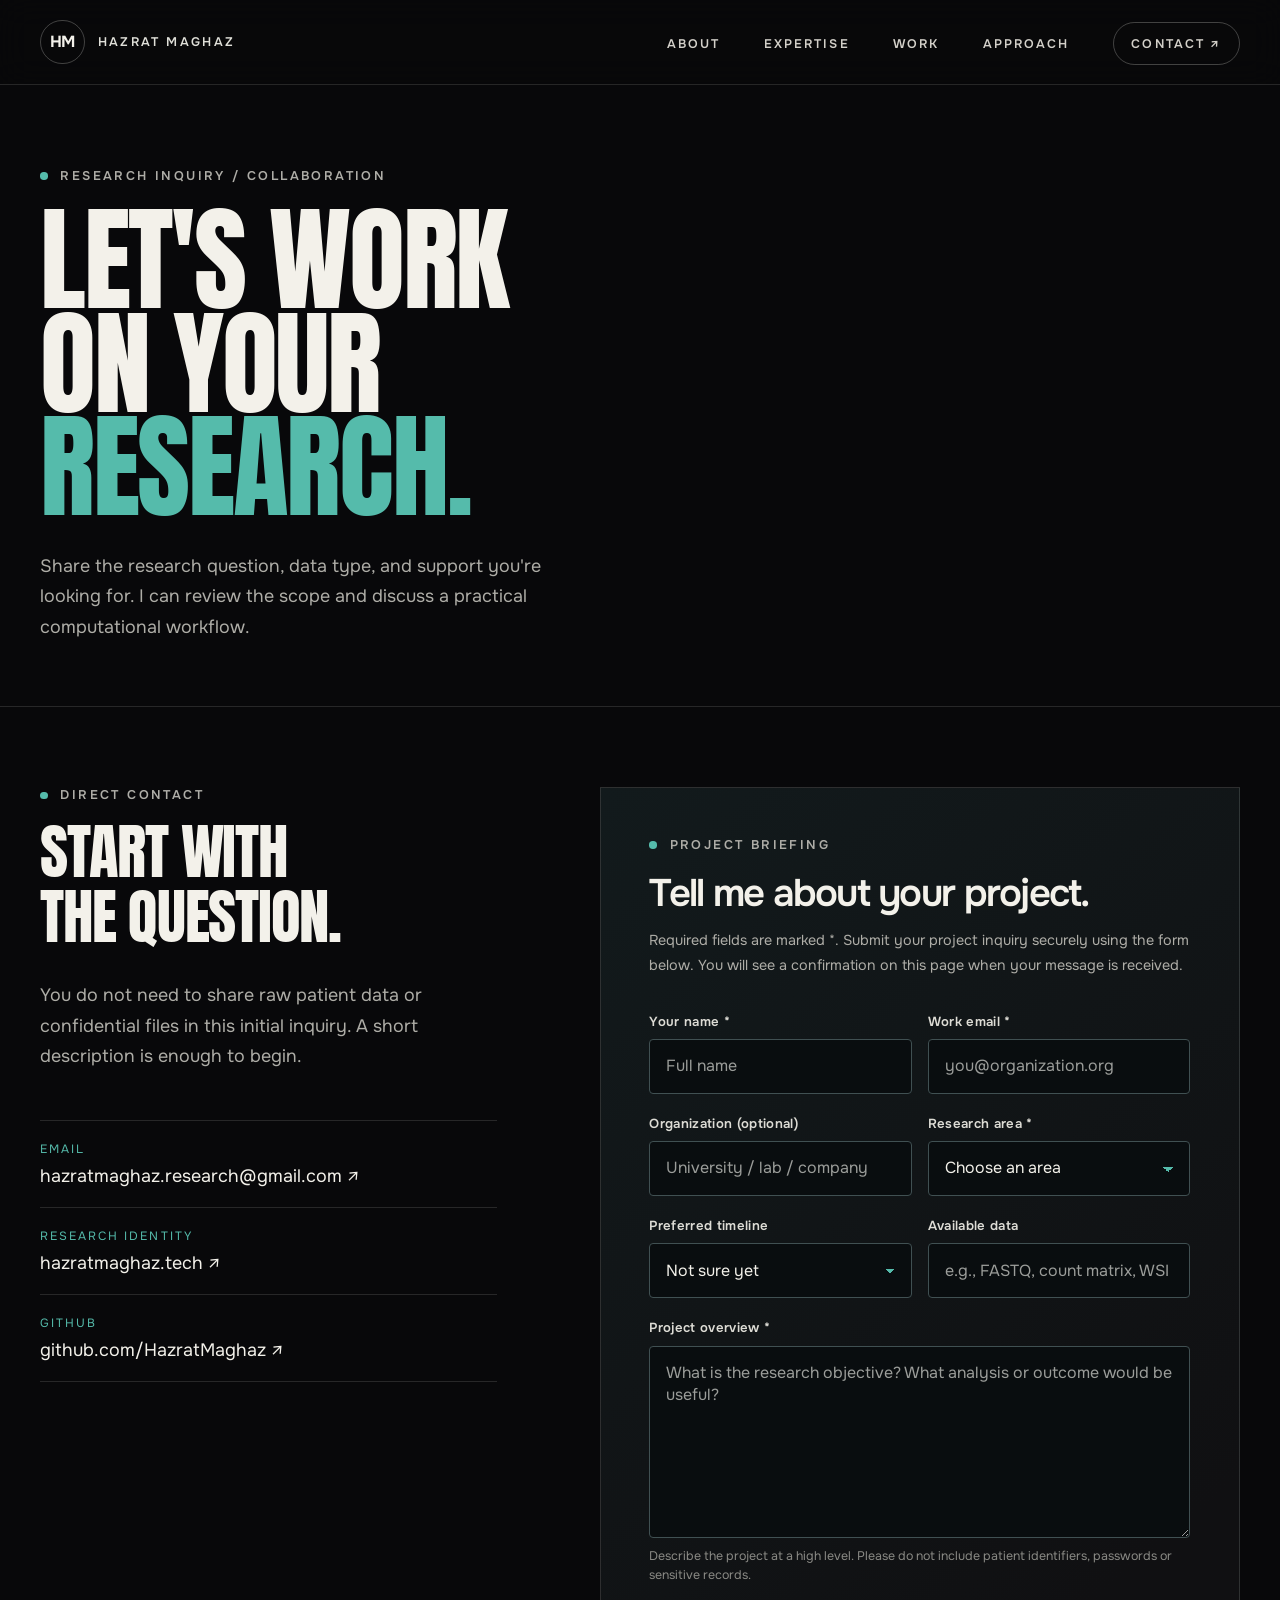
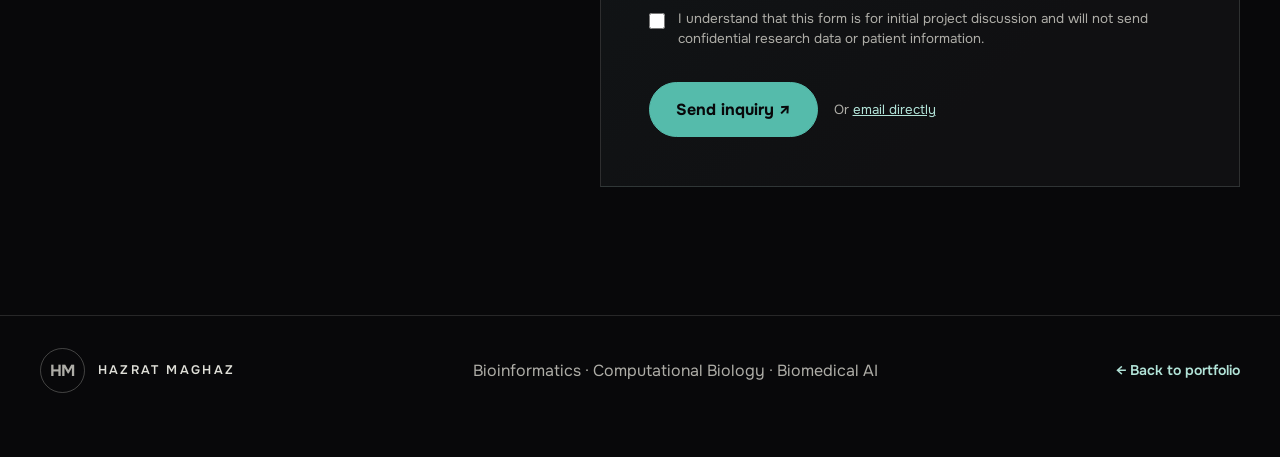
<file: contact.html>
<!doctype html>
<html lang="en">
<head>
  <meta charset="utf-8">
  <meta name="viewport" content="width=device-width,initial-scale=1,viewport-fit=cover">
  <meta name="theme-color" content="#08080a">
  <meta name="robots" content="noindex,nofollow">
  <meta name="description" content="Contact Hazrat Maghaz for bioinformatics consulting, genomics and transcriptomics analysis, biomedical AI and computational drug discovery collaborations.">
  <title>Contact — Hazrat Maghaz | Bioinformatics Consulting</title>
  <link rel="preconnect" href="https://fonts.googleapis.com">
  <link rel="preconnect" href="https://fonts.gstatic.com" crossorigin>
  <link href="https://fonts.googleapis.com/css2?family=Anton&family=Onest:wght@400;500;600;700&display=swap" rel="stylesheet">
  <link rel="stylesheet" href="site.css">
</head>
<body>
  <a href="#main" class="contact-back" style="position:absolute;left:-9999px;top:0" onfocus="this.style.left='1rem'" onblur="this.style.left='-9999px'">Skip to contact form</a>
  <header class="site-header scrolled" id="site-header">
    <nav class="nav container" aria-label="Primary navigation">
      <a class="brand" href="index.html" aria-label="Hazrat Maghaz consulting home"><span class="brand-monogram">HM</span><span class="brand-name">Hazrat Maghaz</span></a>
      <ul class="nav-list">
        <li><a href="index.html#story">About</a></li><li><a href="index.html#services">Expertise</a></li><li><a href="index.html#work">Work</a></li><li><a href="index.html#process">Approach</a></li><li><a class="nav-action" href="contact.html" aria-current="page">Contact ↗</a></li>
      </ul>
      <button class="menu-toggle" id="menu-toggle" type="button" aria-expanded="false" aria-controls="mobile-menu" aria-label="Open navigation menu"><span class="burger" aria-hidden="true"><span></span><span></span><span></span></span></button>
    </nav>
  </header>
  <nav class="mobile-nav" id="mobile-menu" aria-label="Mobile navigation" aria-hidden="true">
    <a href="index.html">Home</a><a href="index.html#services">Expertise</a><a href="index.html#work">Work</a><a href="index.html#process">Approach</a><a href="contact.html" aria-current="page">Contact</a>
  </nav>
  <main id="main" class="contact-main container">
    <section class="contact-intro">
      <span class="eyebrow">Research inquiry / collaboration</span>
      <h1 class="display contact-title">LET'S WORK<br>ON YOUR<br><span class="accent">RESEARCH.</span></h1>
      <p class="contact-summary">Share the research question, data type, and support you're looking for. I can review the scope and discuss a practical computational workflow.</p>
    </section>
    <div class="contact-layout">
      <section aria-labelledby="contact-details-title">
        <span class="eyebrow">Direct contact</span>
        <h2 id="contact-details-title" class="display" style="font-size:clamp(2.3rem,4.8vw,5rem);line-height:1.05;margin-top:1rem">START WITH<br>THE QUESTION.</h2>
        <p class="contact-summary">You do not need to share raw patient data or confidential files in this initial inquiry. A short description is enough to begin.</p>
        <dl class="contact-info">
          <div class="contact-info-item"><dt>Email</dt><dd><a href="mailto:hazratmaghaz.research@gmail.com">hazratmaghaz.research@gmail.com ↗</a></dd></div>
          <div class="contact-info-item"><dt>Research identity</dt><dd><a href="https://hazratmaghaz.tech/" target="_blank" rel="noopener noreferrer">hazratmaghaz.tech ↗</a></dd></div>
          <div class="contact-info-item"><dt>GitHub</dt><dd><a href="https://github.com/HazratMaghaz" target="_blank" rel="noopener noreferrer">github.com/HazratMaghaz ↗</a></dd></div>
        </dl>
      </section>
      <section class="contact-form-panel" aria-labelledby="form-title">
        <span class="eyebrow">Project briefing</span>
        <h2 id="form-title" style="margin-top:1rem">Tell me about your project.</h2>
        <p class="form-note">Required fields are marked *. Submit your project inquiry securely using the form below. You will see a confirmation on this page when your message is received.</p>
        <!-- Public Formspree form ID: not an API secret. Private credentials do not belong in client-side code. -->
        <form id="inquiry-form" action="https://formspree.io/f/xvkznyjp" method="POST" data-form-endpoint="https://formspree.io/f/xvkznyjp">
          <noscript><p class="form-note">JavaScript is disabled. Your inquiry will be submitted through Formspree and confirmed on its website.</p></noscript>
          <div class="inquiry-grid">
            <div class="field"><label for="contact-name">Your name *</label><input id="contact-name" name="name" autocomplete="name" placeholder="Full name" maxlength="120" required></div>
            <div class="field"><label for="contact-email">Work email *</label><input id="contact-email" name="email" type="email" autocomplete="email" placeholder="you@organization.org" maxlength="200" required></div>
            <div class="field"><label for="contact-org">Organization (optional)</label><input id="contact-org" name="organization" autocomplete="organization" placeholder="University / lab / company" maxlength="160"></div>
            <div class="field"><label for="contact-area">Research area *</label><select id="contact-area" name="research_area" required><option value="">Choose an area</option><option>Bulk RNA-seq / Genomics</option><option>Single-cell Transcriptomics</option><option>Microbiome / Metagenomics</option><option>Biomedical AI / Machine Learning</option><option>Computational Drug Discovery</option><option>Scientific Software / Pipelines</option><option>Other or multidisciplinary</option></select></div>
            <div class="field"><label for="contact-timescale">Preferred timeline</label><select id="contact-timescale" name="timeline"><option value="">Not sure yet</option><option>Within 2 weeks</option><option>2–6 weeks</option><option>1–3 months</option><option>Longer-term collaboration</option></select></div>
            <div class="field"><label for="contact-data">Available data</label><input id="contact-data" name="data_available" placeholder="e.g., FASTQ, count matrix, WSI" maxlength="160"></div>
            <div class="field wide"><label for="contact-message">Project overview *</label><textarea id="contact-message" name="message" rows="7" minlength="30" maxlength="4000" placeholder="What is the research objective? What analysis or outcome would be useful?" required></textarea><small>Describe the project at a high level. Please do not include patient identifiers, passwords or sensitive records.</small></div>
          </div>
          <div class="form-honeypot" aria-hidden="true"><label for="inquiry-website">Leave this field empty</label><input id="inquiry-website" type="text" name="_gotcha" autocomplete="off" tabindex="-1"></div>
          <label class="agree"><input id="contact-consent" name="consent" type="checkbox" required><span>I understand that this form is for initial project discussion and will not send confidential research data or patient information.</span></label>
          <div class="submit-row"><button class="submit-btn" id="submit-btn" type="submit">Send inquiry ↗</button><span class="muted" style="font-size:.83rem">Or <a href="mailto:hazratmaghaz.research@gmail.com" style="color:var(--accent-light);text-decoration:underline">email directly</a></span></div>
          <p id="form-status" class="form-status" role="status" aria-live="polite" aria-atomic="true"></p>
        </form>
      </section>
    </div>
  </main>
  <footer class="contact-foot container"><a class="brand" href="index.html"><span class="brand-monogram">HM</span><span class="brand-name">Hazrat Maghaz</span></a><span>Bioinformatics · Computational Biology · Biomedical AI</span><a class="contact-back" href="index.html">← Back to portfolio</a></footer>
  <script src="contact.js" defer></script>
</body>
</html>
</file>
<file: site.css>
:root{--background:#08080a;--foreground:#f3f1ea;--surface:#111114;--surface-2:#17171b;--muted:#aeada7;--subtle:#898984;--line:rgba(243,241,234,.13);--line-strong:rgba(243,241,234,.25);--accent:#55bbab;--accent-light:#b2e3d8;--accent-2:#d9a86c;--gutter:2.5rem;--section:8.75rem;--font-display:'Anton',Impact,sans-serif;--font-sans:'Onest',Arial,sans-serif}
    *{box-sizing:border-box;margin:0;padding:0}html{background:var(--background);font-size:16px;scroll-behavior:smooth;scroll-padding-top:5rem}body{background:var(--background);color:var(--foreground);font-family:var(--font-sans);-webkit-font-smoothing:antialiased;text-rendering:optimizeLegibility;overflow-x:hidden}img,video,svg{display:block;max-width:100%}a{color:inherit;text-decoration:none}button{font:inherit;color:inherit;cursor:pointer}button:disabled{cursor:not-allowed}ul,ol{list-style:none}::selection{background:var(--accent);color:#08080a}a:focus-visible,button:focus-visible{outline:2px solid var(--accent-light);outline-offset:6px}p{line-height:1.7}.container{max-width:144rem;margin-inline:auto}.eyebrow{display:flex;align-items:center;gap:.8rem;color:var(--muted);font-size:.79rem;letter-spacing:.19em;text-transform:uppercase;font-weight:600}.eyebrow:before{content:"";width:.47rem;height:.47rem;border-radius:50%;background:var(--accent);flex:none}.display{font-family:var(--font-display);font-weight:400;text-transform:uppercase;line-height:.98;letter-spacing:-.02em}.section{padding:var(--section) var(--gutter)}.lead{font-size:clamp(1.12rem,1.65vw,1.5rem);line-height:1.55;color:var(--muted)}.line{height:1px;background:var(--line)}.reveal{transform:translateY(0);opacity:1;transition:transform .8s cubic-bezier(.16,1,.3,1)}.reveal.is-in-view{transform:translateY(0)}.section-head{font-size:clamp(3.7rem,7vw,8.7rem);max-width:14ch;margin-top:1.4rem}.accent{color:var(--accent)}.muted{color:var(--muted)}
    /* Progressive-enhanced motion: content is visible by default if JS is unavailable. */
    html.motion-ready .reveal{opacity:0;transform:translateY(26px);transition:opacity .7s cubic-bezier(.16,1,.3,1),transform .7s cubic-bezier(.16,1,.3,1)}
    html.motion-ready .reveal.is-in-view{opacity:1;transform:translateY(0)}
    html.motion-ready .principle:nth-child(2),html.motion-ready .service:nth-child(2),html.motion-ready .work-item:nth-child(2){transition-delay:90ms}
    html.motion-ready .principle:nth-child(3),html.motion-ready .service:nth-child(3),html.motion-ready .work-item:nth-child(3){transition-delay:175ms}
    html.motion-ready .principle:nth-child(4),html.motion-ready .service:nth-child(4){transition-delay:260ms}
    html.motion-ready .hero-name .letter{transform:translateY(108%);opacity:0}
    html.motion-ready .hero-name.animate .letter{transform:translateY(0);opacity:1}
    html.motion-ready .hero-roles .role-line span{transform:translateY(110%)}
    html.motion-ready .hero-roles.animate .role-line span{transform:translateY(0)}
    html.motion-ready .hero-roles .role-line:nth-child(2) span{transition-delay:90ms}
    html.motion-ready .hero-roles .role-line:nth-child(3) span{transition-delay:180ms}
    html.motion-ready .hero-intro{opacity:0;transform:translateY(17px)}
    html.motion-ready .hero-intro.animate{opacity:1;transform:translateY(0)}
    html.motion-ready .hero-scroll{opacity:0;transform:translateY(12px);transition:opacity .6s,transform .6s}
    html.motion-ready .hero-scroll.animate{opacity:1;transform:translateY(0)}
    /* Fixed navigation */
    .site-header{position:fixed;inset:0 0 auto;z-index:70;pointer-events:none;transition:background .35s,border-color .35s;border-bottom:1px solid transparent}.site-header.scrolled{background:rgba(8,8,10,.88);border-color:var(--line);backdrop-filter:blur(16px);-webkit-backdrop-filter:blur(16px)}.nav{display:flex;align-items:center;justify-content:space-between;min-height:5.25rem;padding:1rem var(--gutter);pointer-events:auto}.brand{display:flex;align-items:center;gap:.8rem}.brand-monogram{display:grid;place-items:center;width:2.8rem;height:2.8rem;border-radius:50%;border:1px solid var(--line-strong);font-size:1rem;font-weight:700;letter-spacing:-.06em}.brand-name{font-size:.78rem;font-weight:600;letter-spacing:.19em;text-transform:uppercase;color:#dfdfd8}.nav-list{display:flex;align-items:center;gap:2.7rem}.nav-list a{position:relative;font-size:.78rem;font-weight:600;text-transform:uppercase;letter-spacing:.17em;color:#d3d0c9;transition:color .2s}.nav-list a:after{content:"";position:absolute;bottom:-.5rem;left:0;width:0;height:1px;background:var(--accent);transition:width .25s}.nav-list a:hover,.nav-list a:focus-visible{color:#fff}.nav-list a:hover:after,.nav-list a:focus-visible:after{width:100%}.nav-action{border:1px solid var(--line-strong);border-radius:999px;padding:.8rem 1.1rem}.nav-action:hover{border-color:var(--accent)}.menu-toggle{display:none;background:none;border:1px solid var(--line-strong);border-radius:50%;width:2.85rem;height:2.85rem;place-items:center;z-index:80}.burger{width:1.25rem;display:grid;gap:.3rem}.burger span{height:2px;background:var(--foreground);width:100%;transform-origin:center;transition:transform .3s,opacity .3s}.menu-toggle[aria-expanded=true] .burger span:first-child{transform:translateY(.34rem) rotate(45deg)}.menu-toggle[aria-expanded=true] .burger span:nth-child(2){opacity:0}.menu-toggle[aria-expanded=true] .burger span:last-child{transform:translateY(-.34rem) rotate(-45deg)}.mobile-nav{display:none}
    /* Intro wipe */
    .preloader{position:fixed;inset:0;z-index:110;background:#08080a;display:flex;justify-content:space-between;align-items:flex-end;padding:var(--gutter);pointer-events:all;transition:transform .7s cubic-bezier(.22,1,.36,1)}.preloader.out{transform:translateY(-105%);pointer-events:none}.preloader p{font-family:var(--font-display);text-transform:uppercase;font-size:clamp(2rem,4vw,4.7rem);line-height:1}.preloader .counter{font-family:var(--font-display);font-size:clamp(4rem,9vw,10rem);line-height:.8;font-variant-numeric:tabular-nums}.preloader .counter span{color:var(--accent)}.preloader .load-labels{transition:opacity .25s}.preloader.fade-labels .load-labels{opacity:0}
    /* Hero */
    .hero{position:relative;min-height:100svh;min-height:max(720px,100svh);isolation:isolate;overflow:hidden;display:flex;flex-direction:column}.hero-top{z-index:8;position:relative;display:flex;justify-content:space-between;gap:4rem;padding:8.5rem var(--gutter) 0}.hero-roles{font:400 clamp(1.8rem,3.15vw,3.75rem)/1.08 var(--font-display);text-transform:uppercase;letter-spacing:-.012em}.role-line{display:block;overflow:hidden}.role-line span{display:block;transform:translateY(0);transition:transform .85s cubic-bezier(.16,1,.3,1)}.hero-intro{max-width:25rem;text-align:right;align-self:flex-start;font-size:1.08rem;color:#c3c1bb;line-height:1.68}.hero-intro b{font-weight:600;color:#f4f1ea}.hero-name{pointer-events:none;z-index:1;position:absolute;left:0;right:0;bottom:-.07em;font-family:var(--font-display);font-size:clamp(10rem,24.3vw,34rem);font-weight:400;text-align:center;line-height:.76;letter-spacing:-.025em;color:var(--accent);text-transform:uppercase;opacity:.97}.hero-name>span{display:block;white-space:nowrap;overflow:hidden}.hero-name .letters{display:inline-flex}.hero-name .letter{display:inline-block;transform:translateY(0);transition:transform .9s cubic-bezier(.16,1,.3,1)}.hero-portrait{position:absolute;z-index:3;left:50%;bottom:-1.5%;height:84%;width:min(58%,690px);transform:translateX(-50%);pointer-events:none;display:flex;justify-content:center;align-items:flex-end}.hero-portrait img{height:100%;width:100%;object-fit:contain;object-position:bottom center;filter:drop-shadow(0 8px 28px rgba(0,0,0,.5));position:relative;z-index:2}.hero-portrait:after{content:"";position:absolute;inset:auto 12% 5% 12%;height:50%;background:radial-gradient(ellipse at center,rgba(13,118,122,.16),transparent 70%);z-index:0}.hero-portrait .portrait-fallback{display:none;position:absolute;bottom:19%;font:400 10rem/.8 var(--font-display);color:rgba(85,187,171,.23);letter-spacing:-.04em}.hero-portrait img.image-failed{opacity:0}.hero-portrait img.image-failed+.portrait-fallback{display:block}.hero-glow{position:absolute;inset:15% 0 auto;z-index:0;height:60%;background:radial-gradient(circle at 50% 60%,rgba(22,92,91,.15),transparent 54%);pointer-events:none}.hero-ornament{position:absolute;right:8%;top:35%;width:13rem;height:13rem;opacity:.45;z-index:0}.hero-ornament svg{width:100%;height:100%}.hero-bottom-fade{position:absolute;bottom:0;left:0;right:0;height:23vh;background:linear-gradient(0deg,#08080a,transparent);pointer-events:none;z-index:4}.hero-scroll{position:absolute;z-index:9;left:var(--gutter);bottom:2rem;display:flex;align-items:center;gap:1rem;color:var(--muted);font-size:.75rem;letter-spacing:.2em;text-transform:uppercase}.hero-scroll:before{content:"";width:2.6rem;height:1px;background:var(--accent)}.hero-side{position:absolute;z-index:9;right:var(--gutter);bottom:2rem;color:#9a9992;font-size:.75rem;letter-spacing:.14em;text-transform:uppercase;text-align:right}.hero-content{opacity:1;transform:translateY(0);transition:opacity .7s,transform .7s}
    /* Moving strip */
    .marquee{border-block:1px solid var(--line);overflow:hidden;padding:1.8rem 0}.marquee-track{display:flex;align-items:center;width:max-content;white-space:nowrap;animation:marquee 24s linear infinite}.marquee-track:hover{animation-play-state:paused}.marquee-set{display:flex;align-items:center;flex:none}.marquee-word{font:400 clamp(2.1rem,3.9vw,4rem)/1 var(--font-display);text-transform:uppercase;letter-spacing:-.01em;color:#e5e3dc}.marquee-dot{display:inline-block;flex:none;width:.6rem;height:.6rem;border-radius:50%;background:var(--accent);margin-inline:2rem}@keyframes marquee{to{transform:translateX(-50%)}}
    /* Story / methodology */
    .story-grid{display:grid;grid-template-columns:1fr 1fr;gap:min(9vw,9rem)}.story-heading{font-size:clamp(3.8rem,6.4vw,7.7rem);max-width:11ch}.story-text{max-width:47ch;margin-top:2rem}.research-note{margin-top:2.2rem;padding-left:1.25rem;border-left:2px solid var(--accent);font-size:.92rem;color:#a6a49f;max-width:48ch}.principles{align-self:start}.principle{display:grid;grid-template-columns:3rem 1fr;gap:1rem;padding:2rem 0;border-top:1px solid var(--line)}.principle:last-child{border-bottom:1px solid var(--line)}.principle-num{color:var(--accent);font-weight:600;font-size:1.25rem}.principle h3{font-size:clamp(1.25rem,1.55vw,1.85rem);font-weight:600;letter-spacing:-.022em;line-height:1.15}.principle p{margin-top:.75rem;max-width:44ch;color:var(--muted);font-size:1rem}
    /* Services */
    .section-intro{display:flex;align-items:end;justify-content:space-between;gap:3rem}.section-note{max-width:29rem;font-size:1rem;color:var(--muted);padding-bottom:.3rem}.services-grid{display:grid;grid-template-columns:repeat(2,minmax(0,1fr));gap:4rem 2rem;margin-top:4rem}.service{min-width:0}.service-visual{height:clamp(14rem,27vw,28rem);position:relative;overflow:hidden;background:#111a1c;border:1px solid var(--line);isolation:isolate}.service-visual::after,.project-visual::after{content:"";position:absolute;inset:0;background:linear-gradient(145deg,transparent 15%,rgba(85,187,171,.12) 55%,rgba(0,0,0,.3));opacity:.7;pointer-events:none;transition:opacity .45s}.service:hover .service-visual::after{opacity:.2}.service-art{width:100%;height:100%;object-fit:contain;opacity:.84;transition:transform .9s cubic-bezier(.16,1,.3,1),filter .5s}.service:hover .service-art{transform:scale(1.06);filter:saturate(1.18)}.service-art svg{width:100%;height:100%}.service-number{position:absolute;top:1.4rem;left:1.5rem;z-index:2;font-size:.8rem;color:#d3e5e0;letter-spacing:.2em}.service-corner{position:absolute;right:1.4rem;top:1rem;color:#c8d3d0;font-size:1.7rem;transition:transform .3s}.service:hover .service-corner{transform:translate(3px,-3px)}.service-details{display:flex;align-items:start;justify-content:space-between;gap:1.2rem;border-top:1px solid var(--line);padding-top:1.35rem;margin-top:1.35rem}.service h3{font-weight:600;font-size:clamp(1.45rem,2vw,2.4rem);line-height:1.2;letter-spacing:-.04em}.service-details p{margin-top:.65rem;max-width:41ch;color:var(--muted)}.service-type{font-size:.74rem;text-transform:uppercase;color:var(--accent);letter-spacing:.13em;text-align:right;white-space:nowrap;margin-top:.4rem}
    /* Featured work */
    .work-grid{display:grid;grid-template-columns:repeat(3,minmax(0,1fr));border-top:1px solid var(--line);margin-top:4rem}.work-item{padding:2.4rem 2rem 2.8rem 0;border-bottom:1px solid var(--line)}.work-item+ .work-item{padding-left:2rem;border-left:1px solid var(--line)}.work-figure{font:400 clamp(3.5rem,5.5vw,7rem)/1 var(--font-display);color:var(--foreground);transition:color .3s}.work-item:hover .work-figure{color:var(--accent)}.work-title{font-weight:600;font-size:1.24rem;line-height:1.3;margin-top:2rem}.work-description{font-size:.98rem;color:var(--muted);margin-top:.7rem}.work-key{color:#acccc5;font-size:.75rem;letter-spacing:.12em;text-transform:uppercase;display:block;margin-top:1.7rem}.work-link{display:inline-flex;gap:.6rem;align-items:center;margin-top:1.5rem;color:#b1e0d7;font-size:.91rem;font-weight:600}.work-link:hover{text-decoration:underline;text-underline-offset:.3em}
    /* Collab process selector */
    .process-grid{display:grid;grid-template-columns:5fr 7fr;gap:min(8vw,7rem);margin-top:4.5rem}.process-selector{border-bottom:1px solid var(--line);align-self:start}.process-btn{width:100%;display:grid;grid-template-columns:2.5rem 1fr 1.5rem;gap:1rem;text-align:left;align-items:center;background:transparent;border:0;border-top:1px solid var(--line);padding:1.8rem 0;color:var(--subtle);transition:color .3s}.process-btn[aria-selected=true],.process-btn:hover{color:#fff}.process-btn .n{font-size:.82rem;color:var(--accent)}.process-btn .t{font-size:clamp(1.25rem,1.7vw,2rem);font-weight:600;letter-spacing:-.025em}.process-btn .arr{color:var(--accent);opacity:0;transform:translateX(-5px);transition:transform .3s,opacity .3s}.process-btn[aria-selected=true] .arr,.process-btn:hover .arr{opacity:1;transform:translateX(0)}.process-panel{background:linear-gradient(135deg,#11191b,#0e1115);border:1px solid var(--line);padding:clamp(2rem,5vw,5rem);min-height:22rem;display:flex;flex-direction:column;justify-content:space-between}.process-panel .step{font-family:var(--font-display);font-size:clamp(3.5rem,6vw,7rem);line-height:1;color:#477c7c}.process-panel h3{margin-top:1.3rem;font-size:clamp(1.4rem,2.5vw,2.6rem);line-height:1.2;letter-spacing:-.025em}.process-panel p{margin-top:1.2rem;color:var(--muted);max-width:44ch}.process-panel .small{margin-top:2.5rem;color:var(--accent-light);font-size:.82rem;text-transform:uppercase;letter-spacing:.14em}
    /* CTA */
    .contact-head{font-size:clamp(4.25rem,8vw,10rem);max-width:14ch;line-height:.95}.contact-description{max-width:43rem;margin-top:2.2rem}.email-main{display:inline-flex;align-items:baseline;gap:1.2rem;margin-top:3rem;font-size:clamp(1.6rem,3.25vw,4rem);font-weight:600;letter-spacing:-.045em;word-break:break-all;transition:color .3s,transform .35s}.email-main span{font-size:1.05em;color:var(--accent)}.email-main:hover{color:var(--accent);transform:translateX(10px)}.footer-bar{display:grid;grid-template-columns:2fr 1fr 1fr;gap:3rem;margin-top:8rem;padding:3rem 0;border-top:1px solid var(--line)}.footer-signature{font:400 clamp(2rem,3.8vw,4rem)/1 var(--font-display);text-transform:uppercase}.footer-caption{color:var(--muted);text-transform:uppercase;letter-spacing:.15em;font-size:.77rem;margin-top:1.1rem}.footer-links{display:grid;gap:1rem}.footer-links a{color:var(--muted);transition:color .25s}.footer-links a:hover{color:var(--foreground)}.copyright{font-size:.78rem;color:var(--muted);line-height:1.8;text-transform:uppercase;letter-spacing:.12em}
    /* decorative research visuals */
    .visual-grid{position:absolute;inset:0;background-image:linear-gradient(rgba(85,187,171,.06) 1px,transparent 1px),linear-gradient(90deg,rgba(85,187,171,.06) 1px,transparent 1px);background-size:2.25rem 2.25rem;mask-image:linear-gradient(90deg,transparent,#000 35%,#000 85%,transparent)}.scene{width:100%;height:100%;position:absolute;inset:0}.scene text{font-family:var(--font-sans)}.service-visual .scene{transition:transform 1s cubic-bezier(.16,1,.3,1)}.service:hover .scene{transform:scale(1.055)}
    @media(min-width:1921px){html{font-size:clamp(16px,.833vw,20px)}}
    @media(max-width:1440px){:root{--section:7.5rem}.hero-name{font-size:24.5vw}}
    @media(max-width:1024px){:root{--gutter:2rem;--section:6.5rem}.hero-name{font-size:24vw}.hero-portrait{width:65%;height:72%}.story-grid{gap:4rem}.work-grid{grid-template-columns:repeat(2,minmax(0,1fr))}.work-item:nth-child(3){border-left:none;padding-left:0}.work-item:nth-child(2){border-left:1px solid var(--line)}}
    @media(max-width:767px){:root{--gutter:1.25rem;--section:5rem}.section-head{font-size:clamp(2.8rem,10.8vw,4.9rem);overflow-wrap:anywhere}.section-intro>*{min-width:0}.nav-list{display:none}.menu-toggle{display:grid}.mobile-nav{position:fixed;inset:0;background:#08080a;z-index:75;display:flex;flex-direction:column;justify-content:center;padding:6rem var(--gutter);opacity:0;visibility:hidden;pointer-events:none;transition:opacity .36s ease,visibility .36s ease}.mobile-nav.open{opacity:1;visibility:visible;pointer-events:auto}.mobile-nav a{font:400 clamp(2.7rem,11vw,5rem)/1.3 var(--font-display);text-transform:uppercase;width:max-content;max-width:100%;margin:.1rem 0;transform:translateY(20px);opacity:0;transition:transform .5s cubic-bezier(.16,1,.3,1),opacity .5s}.mobile-nav.open a{opacity:1;transform:translateY(0)}.mobile-nav.open a:nth-child(2){transition-delay:.06s}.mobile-nav.open a:nth-child(3){transition-delay:.12s}.mobile-nav.open a:nth-child(4){transition-delay:.18s}.mobile-nav.open a:nth-child(5){transition-delay:.24s}.hero{min-height:760px;min-height:100svh}.hero-top{display:flex;flex-direction:column;gap:1rem;padding-top:7rem}.hero-roles{font-size:clamp(1.6rem,6vw,2.8rem)}.hero-roles .role-line{display:inline-block;margin-right:.55rem}.hero-intro{font-size:.93rem;align-self:flex-end;max-width:17rem;text-align:right}.hero-name{font-size:20.5vw;bottom:12%;line-height:.85}.hero-portrait{height:62%;width:94%;bottom:5%}.hero-scroll{bottom:1.3rem}.hero-side{display:none}.marquee{padding:1.4rem 0}.story-grid,.process-grid{grid-template-columns:1fr;gap:2.5rem}.story-heading{font-size:clamp(2.95rem,10.7vw,5rem);overflow-wrap:anywhere}.section-intro{align-items:start;flex-direction:column;gap:1.2rem}.services-grid{grid-template-columns:1fr;gap:3rem;margin-top:3rem}.service-visual{height:19rem}.work-grid{grid-template-columns:1fr}.work-item,.work-item+.work-item,.work-item:nth-child(2){border-left:0;padding:2.4rem 0}.work-item:first-child{padding-top:2.4rem}.footer-bar{grid-template-columns:1fr;gap:2rem;margin-top:5rem}.preloader{flex-direction:column;align-items:flex-start;justify-content:flex-end;gap:1rem}.contact-head{font-size:clamp(3.75rem,15vw,6rem)}.process-panel{min-height:18rem}}
    @media(max-width:420px){.hero-name{bottom:10%;font-size:20vw}.hero-portrait{height:62%;bottom:7%}.hero-top{padding-top:6.2rem}.hero-roles{font-size:1.55rem}.hero-intro{font-size:.86rem}.hero-scroll{font-size:.65rem}}
    @media(prefers-reduced-motion:reduce){html{scroll-behavior:auto!important}*,*:before,*:after{animation:none!important;transition-duration:0.01ms!important;scroll-behavior:auto!important}.preloader{display:none!important}.marquee-track{transform:none}.reveal,.hero-content,.role-line span,.hero-name .letter{opacity:1!important;transform:none!important}}
/* V2: six evidence-focused visuals, responsive navigation and accessible contact links */
.service-photo{position:absolute;inset:0;width:100%;height:100%;object-fit:cover;z-index:1;filter:saturate(.8) contrast(1.06)}
.service-photo[hidden]{display:none!important}
.service-visual:has(.service-photo:not([hidden])) .scene{opacity:0}
.service-visual:has(.service-photo:not([hidden])) .visual-grid{opacity:0}
.service:hover .service-photo{transform:scale(1.055);transition:transform .7s cubic-bezier(.16,1,.3,1)}
.work-grid{grid-template-columns:repeat(3,minmax(0,1fr))}.work-item strong{color:#e1dfd8;font-weight:600}
.contact-cta{display:inline-flex;align-items:center;justify-content:center;border:1px solid var(--accent);background:var(--accent);color:#091012;border-radius:999px;padding:.9rem 1.5rem;font-weight:700;margin-top:2.2rem;transition:transform .25s,background .25s}
.contact-cta:hover{transform:translateY(-3px);background:#b2e3d8}
#contact{scroll-margin-top:7rem}.contact-head{overflow-wrap:break-word;max-width:16ch}.email-main{max-width:100%;font-size:clamp(1rem,4.3vw,3.7rem);overflow-wrap:anywhere;word-break:normal;line-height:1.25}
@media (min-width:768px) and (max-width:1024px){.nav-list{display:none}.menu-toggle{display:grid}.mobile-nav{position:fixed;inset:0;background:#08080a;z-index:75;display:flex;flex-direction:column;justify-content:center;padding:6rem var(--gutter);opacity:0;visibility:hidden;pointer-events:none;transition:opacity .36s,visibility .36s}.mobile-nav.open{opacity:1;visibility:visible;pointer-events:auto}.mobile-nav a{font:400 clamp(2.7rem,9vw,5rem)/1.3 var(--font-display);text-transform:uppercase;margin:.1rem 0;max-width:100%;transform:translateY(20px);opacity:0;transition:transform .5s,opacity .5s}.mobile-nav.open a{opacity:1;transform:translateY(0)}}
@media (max-width:767px){.work-grid{grid-template-columns:1fr}.work-item,.work-item+ .work-item,.work-item:nth-child(2),.work-item:nth-child(3){border-left:0;padding:2rem 0}.contact-head{font-size:clamp(2.9rem,12vw,5.1rem)}.email-main{font-size:clamp(.9rem,4.2vw,2rem);letter-spacing:-.055em;gap:.4rem}.email-main span{font-size:.95em}.contact-description{font-size:1.08rem}}
@media (max-width:360px){.contact-head{font-size:2.6rem}.email-main{font-size:4vw}}
/* Standalone inquiry page, sharing the main site's visual system. */
.contact-main{min-height:100vh;padding-top:8.5rem}
.contact-intro{padding:2rem var(--gutter) 4rem;border-bottom:1px solid var(--line)}
.contact-layout{display:grid;grid-template-columns:5fr 7fr;gap:clamp(3rem,8vw,9rem);padding:5rem var(--gutter) 8rem}
.contact-title{font-size:clamp(4.5rem,9vw,11rem);line-height:.9;max-width:10ch;margin-top:1.5rem}
.contact-summary{max-width:45ch;color:var(--muted);font-size:clamp(1.05rem,1.4vw,1.3rem);margin-top:2rem}
.contact-info{margin-top:3rem;border-top:1px solid var(--line);max-width:39rem}
.contact-info-item{padding:1.25rem 0;border-bottom:1px solid var(--line)}
.contact-info-item dt{text-transform:uppercase;letter-spacing:.17em;color:var(--accent);font-size:.75rem;margin-bottom:.5rem}
.contact-info-item dd{font-size:clamp(.92rem,1.4vw,1.15rem);overflow-wrap:anywhere}
.contact-form-panel{background:linear-gradient(140deg,#121a1c,#101012 80%);border:1px solid var(--line);padding:clamp(1.3rem,3.8vw,3.5rem)}
.contact-form-panel h2{font-size:clamp(1.8rem,3vw,3rem);font-weight:600;letter-spacing:-.045em}
.form-note{font-size:.9rem;color:var(--muted);margin:.65rem 0 2.2rem}
.inquiry-grid{display:grid;grid-template-columns:1fr 1fr;gap:1.3rem 1rem}
.field{display:flex;flex-direction:column;gap:.6rem;min-width:0}.field.wide{grid-column:1/-1}
.field label{font-size:.82rem;color:#dddcd5;font-weight:600;letter-spacing:.025em}
.field input,.field select,.field textarea{appearance:none;border:1px solid #405052;background:#090d0f;color:var(--foreground);border-radius:4px;font:inherit;padding:.95rem 1rem;width:100%;min-width:0;line-height:1.4;transition:border .2s,box-shadow .2s}
.field select{background-image:linear-gradient(45deg,transparent 50%,var(--accent) 50%),linear-gradient(135deg,var(--accent) 50%,transparent 50%);background-position:calc(100% - 21px) 52%,calc(100% - 16px) 52%;background-size:5px 5px;background-repeat:no-repeat;padding-right:2.5rem}
.field input:focus,.field select:focus,.field textarea:focus{outline:none;border-color:var(--accent);box-shadow:0 0 0 2px rgba(85,187,171,.15)}
.field textarea{resize:vertical;min-height:12rem}
.field input::placeholder,.field textarea::placeholder{color:#9b9d9a}
.field small{color:var(--subtle);font-size:.78rem;line-height:1.5}
.agree{display:flex;align-items:flex-start;gap:.8rem;color:var(--muted);font-size:.84rem;line-height:1.55;margin-top:1.5rem}
.agree input{accent-color:var(--accent);margin-top:.25rem;min-width:1rem;min-height:1rem}
.submit-row{display:flex;flex-wrap:wrap;gap:1rem;align-items:center;margin-top:2rem}
.submit-btn{display:inline-flex;justify-content:center;align-items:center;background:var(--accent);color:#08080a;border:1px solid var(--accent);font-weight:700;border-radius:999px;padding:1rem 1.6rem;transition:background .2s,transform .2s}
.submit-btn:hover{background:var(--accent-light);transform:translateY(-2px)}
.submit-btn:disabled{opacity:.6;cursor:wait}
.form-status{color:var(--accent-light);font-size:.91rem;line-height:1.5;margin-top:1rem;min-height:1.4rem}
.form-status.error{color:#ffb6ac}
.form-status:empty{display:none}
.form-honeypot{position:absolute;left:-10000px;width:1px;height:1px;overflow:hidden}
.contact-back{color:var(--accent-light);font-weight:600;font-size:.88rem}
.contact-foot{border-top:1px solid var(--line);padding:2rem var(--gutter) 4rem;color:var(--muted);display:flex;gap:1.5rem;justify-content:space-between;align-items:center;flex-wrap:wrap}
@media(max-width:1024px){.contact-layout{grid-template-columns:1fr;gap:3rem}.contact-title{max-width:none}}
@media(max-width:600px){.contact-main{padding-top:5rem}.contact-intro{padding:2rem var(--gutter)}.contact-layout{padding:2rem var(--gutter) 5rem}.contact-title{font-size:clamp(3.6rem,15vw,6rem)}.inquiry-grid{grid-template-columns:1fr}.field.wide{grid-column:auto}.contact-form-panel{padding:1.2rem}.contact-info-item dd{overflow-wrap:anywhere}}


/* Evidence gallery and molecular motion — 2026 scientific media update. */
.service-photo{object-fit:contain;background:#172328;padding:clamp(1rem,2.3vw,2rem);filter:saturate(.95)}
.service-photo[src*="research-software"]{object-fit:contain}
.service-visual:has(.service-photo:not([hidden]))::before{content:"";position:absolute;inset:0;background:radial-gradient(ellipse at 50% 35%,rgba(85,187,171,.14),transparent 70%)}
.service-number,.service-corner{color:#e6f7f4;text-shadow:0 2px 7px rgba(0,0,0,.9);font-weight:700}
.service-figure-link{display:inline-flex;margin-top:.75rem;color:#a1dacc;font-weight:600;text-decoration:underline;text-underline-offset:4px;font-size:.88rem}
.service-figure-link:hover{color:#d6f2ea}
.evidence-grid{display:grid;grid-template-columns:repeat(4,minmax(0,1fr));gap:1.15rem;margin-top:3.8rem}
.evidence-card{border:1px solid rgba(153,204,197,.19);background:linear-gradient(155deg,#132124,#0c1115);min-width:0;overflow:hidden;transition:border-color .25s,transform .3s}
.evidence-card:hover{border-color:rgba(100,216,199,.65);transform:translateY(-4px)}
.evidence-image{aspect-ratio:1.23;display:grid;place-items:center;position:relative;background:#1a292d;overflow:hidden;padding:.9rem}
.evidence-image img{max-width:100%;max-height:100%;width:100%;height:100%;object-fit:contain;background:#e8e9e6;border-radius:2px}
.evidence-expand{position:absolute;right:1rem;top:1rem;background:#142026e8;color:#ddf0ed;border:1px solid #6ebaae;padding:.12rem .45rem;font-size:1.1rem}
.evidence-card figcaption{padding:1.35rem 1.2rem 1.6rem}
.evidence-tag{display:block;color:#78cabe;letter-spacing:.12em;font-size:.65rem;text-transform:uppercase;margin-bottom:.55rem;font-weight:700}
.evidence-card h3{font-size:1.1rem;line-height:1.25;letter-spacing:-.02em;margin-bottom:.55rem}
.evidence-card p{font-size:.84rem;line-height:1.55;color:var(--muted)}
.figure-notice{border-top:1px solid var(--line);margin-top:1.8rem;padding-top:1.1rem;color:var(--muted);font-size:.84rem;max-width:83rem}
.motion-layout{margin-top:3.8rem;display:grid;grid-template-columns:minmax(0,1.1fr) minmax(0,.9fr);gap:0;background:#101920;border:1px solid rgba(127,184,175,.28);align-items:stretch;min-height:33rem}
.motion-player-wrap{background:#101a20;display:flex;align-items:center;justify-content:center;min-width:0;min-height:0;overflow:hidden;position:relative}
.motion-player{width:100%;height:min(64vh,38rem);min-height:24rem;object-fit:contain;background:#101a20;outline:none}
.motion-details{padding:clamp(1.5rem,4vw,4.5rem);display:flex;flex-direction:column;justify-content:center;gap:1.2rem}
.motion-details h3{font:400 clamp(2.8rem,5vw,5.8rem)/1 var(--font-display);text-transform:uppercase;letter-spacing:-.015em}
.motion-details>p:not(.motion-footnote){color:#bbc6c6;font-size:1.07rem;max-width:35ch}
.motion-switch{display:grid;gap:.6rem;margin-top:1rem}
.motion-choice{display:flex;align-items:center;gap:1rem;text-align:left;padding:1rem 1.2rem;border:1px solid #375054;background:transparent;color:#d7e1de;font-size:.9rem}
.motion-choice span{font-family:var(--font-display);font-size:1.5rem;color:#55bbab}
.motion-choice.active{background:#17443f;border-color:#70cabb;color:#f4fbf9}
.motion-choice:focus-visible{outline:2px solid #78cfc1}
.motion-footnote{margin-top:1rem;font-size:.78rem;color:#aebdbb;max-width:45ch}
@media(max-width:1100px){.evidence-grid{grid-template-columns:repeat(2,minmax(0,1fr))}}
@media(max-width:767px){.evidence-grid{grid-template-columns:1fr;gap:1rem}.motion-layout{grid-template-columns:1fr}.motion-player{height:min(56vh,27rem);min-height:20rem}.motion-details{padding:2rem 1.25rem}.motion-details h3{font-size:clamp(2.6rem,11vw,4rem)}.evidence-image{aspect-ratio:1.6}.service-photo{padding:1rem}}
@media(prefers-reduced-motion:reduce){.evidence-card,.service-photo{transition:none!important}}

.pending-visual{position:absolute;bottom:1.1rem;left:1.2rem;right:1.2rem;color:#bfe9dc;text-shadow:0 2px 9px #071010;font-size:.69rem;letter-spacing:.07em;z-index:2;background:rgba(9,25,28,.8);padding:.55rem .65rem;line-height:1.4}
</file>
